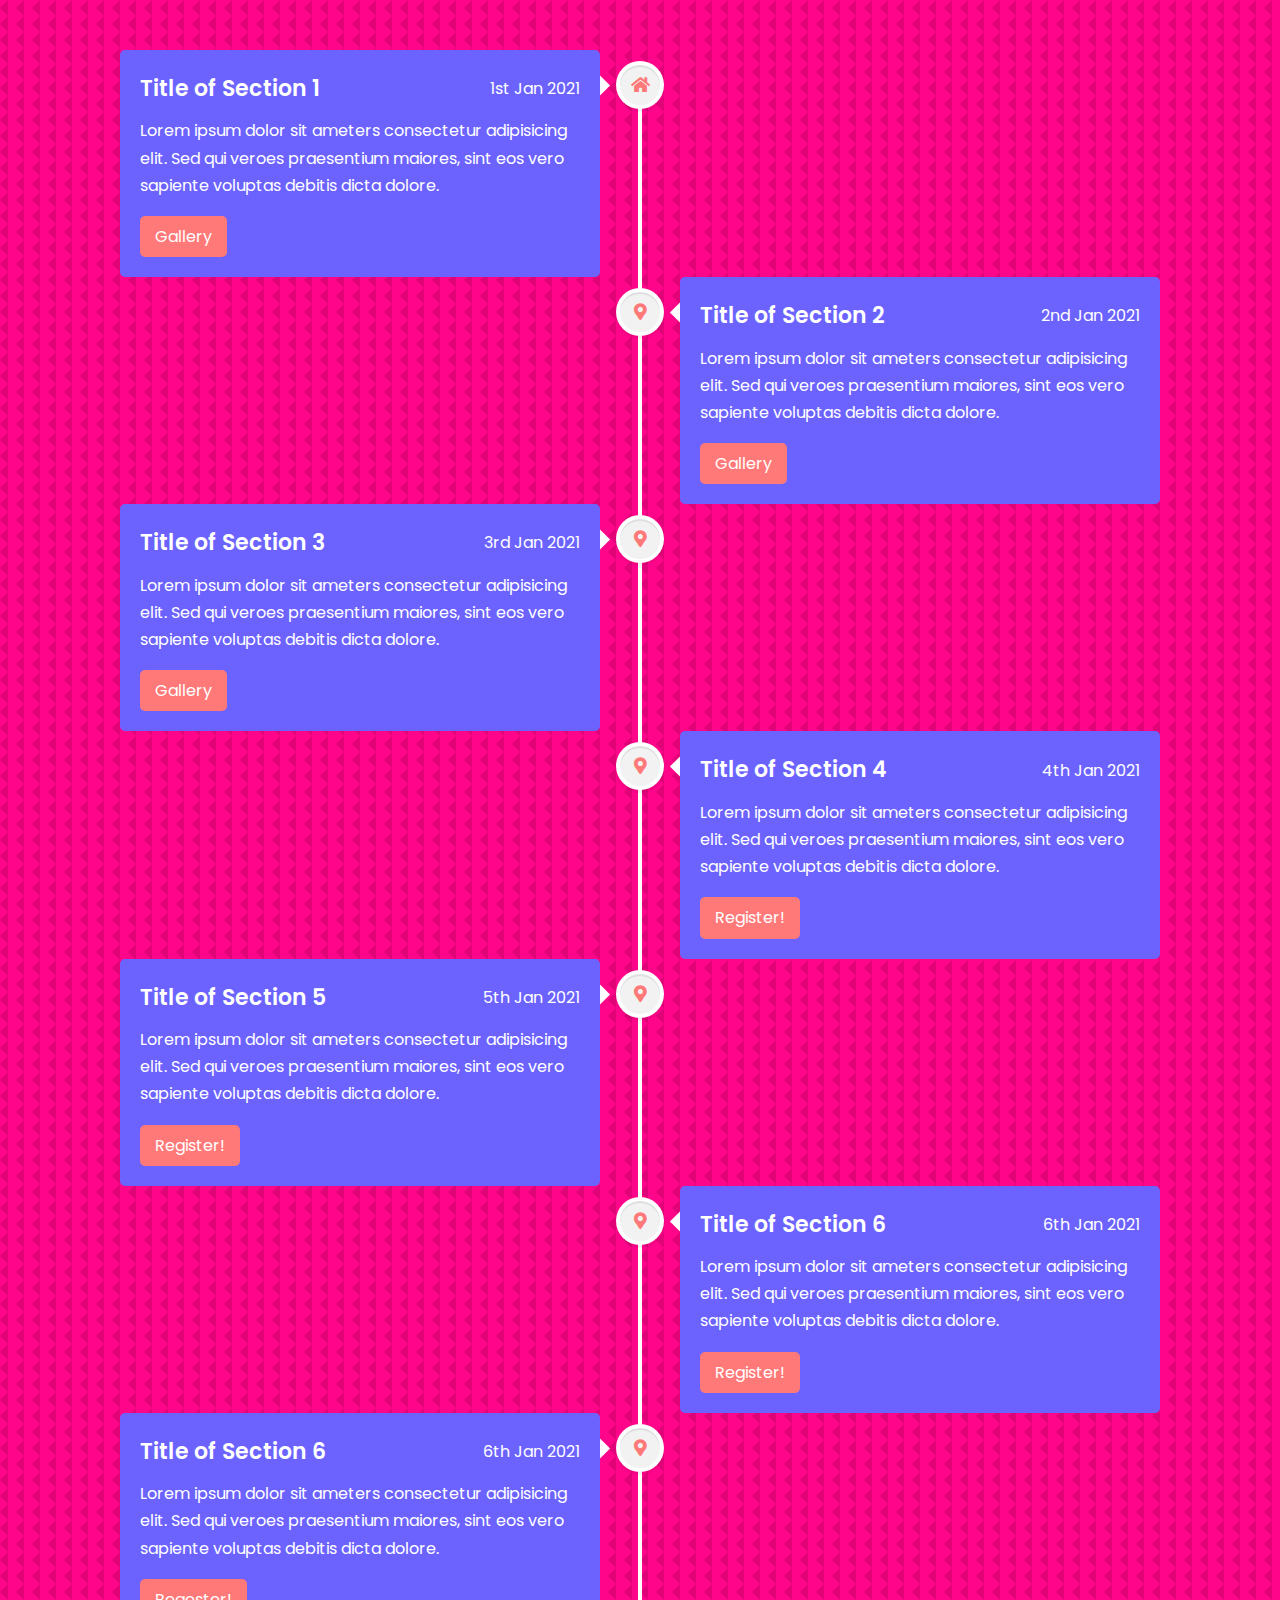
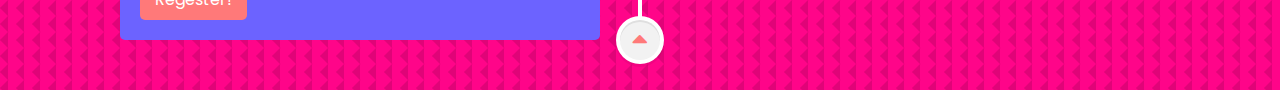
<file: Rota website/timeline.html>
<!DOCTYPE html>
<!-- Created By CodingNepal - www.codingnepalweb.com -->
<html lang="en">
<head>
    <meta charset="UTF-8">
    <title>Responsive Timeline Design | CodingNepal</title>
    <meta name="viewport" content="width=device-width, initial-scale=1.0">
    <link rel="stylesheet" href="./css/timeline.css">
    <link rel="stylesheet" href="https://cdnjs.cloudflare.com/ajax/libs/font-awesome/5.15.3/css/all.min.css"/>
    <link rel="stylesheet" href="./css/style.css">
    <style>
      body{
          background-image: url(./images/bg-texture.png);
      }
  </style>
</head>
<body>
  <!-- <nav>
    <div class="container nav_container">
      <a href="index.html"><h4>Rotaract</h4></a>
      <ul class="nav__menu">
        <li><a href="index.html">HOME</a></li>
        <li><a href="about.html">ABOUT</a></li>
        <li><a href="merch.html">MERCHANDISE</a></li>
        <li><a href="contact.html">CONTACT US</a></li>
      </ul>
      <button id="open-menu-btn"><i class="uil uil-bars"></i></button>
      <button id="close-menu-btn"><i class="uil uil-multiply"></i></button>
    </div>
  </nav> -->






  <div class="wrapper">
    <div class="center-line">
      <a href="#" class="scroll-icon"><i class="fas fa-caret-up"></i></a>
    </div>
    <div class="row row-1">
      <section>
        <i class="icon fas fa-home"></i>
        <div class="details">
          <span class="title">Title of Section 1</span>
          <span>1st Jan 2021</span>
        </div>
        <p>Lorem ipsum dolor sit ameters consectetur adipisicing elit. Sed qui veroes praesentium maiores, sint eos vero sapiente voluptas debitis dicta dolore.</p>
        <div class="bottom">
          <a href="#">Gallery</a>
          
        </div>
      </section>
    </div>
    <div class="row row-2">
      <section>
        <i class="icon fas fa-map-marker-alt"></i>
        <div class="details">
          <span class="title">Title of Section 2</span>
          <span>2nd Jan 2021</span>
        </div>
        <p>Lorem ipsum dolor sit ameters consectetur adipisicing elit. Sed qui veroes praesentium maiores, sint eos vero sapiente voluptas debitis dicta dolore.</p>
        <div class="bottom">
          <a href="#">Gallery</a>
          
        </div>
      </section>
    </div>
    <div class="row row-1">
      <section>
        <i class="icon fas fa-map-marker-alt"></i>
        <div class="details">
          <span class="title">Title of Section 3</span>
          <span>3rd Jan 2021</span>
        </div>
        <p>Lorem ipsum dolor sit ameters consectetur adipisicing elit. Sed qui veroes praesentium maiores, sint eos vero sapiente voluptas debitis dicta dolore.</p>
        <div class="bottom">
          <a href="#">Gallery</a>
          
        </div>
      </section>
    </div>
    <div class="row row-2">
      <section>
        <i class="icon fas fa-map-marker-alt"></i>
        <div class="details">
          <span class="title">Title of Section 4</span>
          <span>4th Jan 2021</span>
        </div>
        <p>Lorem ipsum dolor sit ameters consectetur adipisicing elit. Sed qui veroes praesentium maiores, sint eos vero sapiente voluptas debitis dicta dolore.</p>
        <div class="bottom">
          <a href="#">Register!</a>
         
        </div>
      </section>
    </div>
    <div class="row row-1">
      <section>
        <i class="icon fas fa-map-marker-alt"></i>
        <div class="details">
          <span class="title">Title of Section 5</span>
          <span>5th Jan 2021</span>
        </div>
        <p>Lorem ipsum dolor sit ameters consectetur adipisicing elit. Sed qui veroes praesentium maiores, sint eos vero sapiente voluptas debitis dicta dolore.</p>
        <div class="bottom">
          <a href="#">Register!</a>
         
        </div>
      </section>
    </div>
    <div class="row row-2">
      <section>
        <i class="icon fas fa-map-marker-alt"></i>
        <div class="details">
          <span class="title">Title of Section 6</span>
          <span>6th Jan 2021</span>
        </div>
        <p>Lorem ipsum dolor sit ameters consectetur adipisicing elit. Sed qui veroes praesentium maiores, sint eos vero sapiente voluptas debitis dicta dolore.</p>
        <div class="bottom">
          <a href="#">Register!</a>
          
        </div>
      </section>
    </div>
    <div class="row row-1">
      <section>
        <i class="icon fas fa-map-marker-alt"></i>
        <div class="details">
          <span class="title">Title of Section 6</span>
          <span>6th Jan 2021</span>
        </div>
        <p>Lorem ipsum dolor sit ameters consectetur adipisicing elit. Sed qui veroes praesentium maiores, sint eos vero sapiente voluptas debitis dicta dolore.</p>
        <div class="bottom">
          <a href="#">Regester!</a>
          
        </div>
      </section>
    </div>
  </div>



      <!-- Footer -->
      <!-- <footer class="footer">
        <div class="container footer__container">
            <div class="footer__1">
                <a href="index.html"class="footer_logo"><h4>Rotaract</h4></a>
                <p>
                    Lorem ipsum dolor sit amet consectetur adipisicing elit. Voluptates, ab!
                </p>
            </div>
            <div class="footer__2">
                <h4>Links</h4>
                <ul class="permalinks">
                    <li><a href="index.html">Home</a></li>
                    <li><a href="about.html">About</a></li>
                    <li><a href="merch.html">Merchandise</a></li>
                    <li><a href="contact.html">Contact US</a></li>
                </ul>
            </div>
            <div class="footer__4">
                <h4>Reach US</h4>
                <div>
                    <p>+91 9999999999</p>
                    <p>abcd@gmail.com</p>
                </div>
                <ul class="footer__socials">
                    <li>
                        <a href="#"><i class="uil uil-facebook-f"></i></a>
                    </li>
                    <li>
                        <a href="#"><i class="uil uil-instagram"></i></a>
                    </li>
                    <li>
                        <a href="#"><i class="uil uil-twitter"></i></a>
                    </li>
                    <li>
                        <a href="#"><i class="uil uil-linkedin"></i></a>
                    </li>
                </ul>
            </div>
        </div>
    </footer> -->

</body>
</html>
</file>
<file: Rota website/css/timeline.css>
@import url('https://fonts.googleapis.com/css2?family=Poppins:wght@200;300;400;500;600;700&display=swap');
*{
  margin: 0;
  padding: 0;
  box-sizing: border-box;
  font-family: "Poppins", sans-serif;
}
html{
  scroll-behavior: smooth;
}
body{
  background: hsl(295, 100%, 50%);
}
::selection{
  color: #fff;
  background: #ff7979;
}
.wrapper{
  max-width: 1080px;
  margin: 50px auto;
  padding: 0 20px;
  position: relative;
}
.wrapper .center-line{
  position: absolute;
  height: 100%;
  width: 4px;
  background: #fff;
  left: 50%;
  top: 20px;
  transform: translateX(-50%);
}
.wrapper .row{
  display: flex;
}
.wrapper .row-1{
  justify-content: flex-start;
}
.wrapper .row-2{
  justify-content: flex-end;
}
.wrapper .row section{
  background: #6c63ff;
  border-radius: 5px;
  width: calc(50% - 40px);
  padding: 20px;
  position: relative;
}
.wrapper .row section::before{
  position: absolute;
  content: "";
  height: 15px;
  width: 15px;
  background: #fff;
  top: 28px;
  z-index: -1;
  transform: rotate(45deg);
}
.row-1 section::before{
  right: -7px;
}
.row-2 section::before{
  left: -7px;
}
.row section .icon,
.center-line .scroll-icon{
  position: absolute;
  background: #f2f2f2;
  height: 40px;
  width: 40px;
  text-align: center;
  line-height: 40px;
  border-radius: 50%;
  color: #ff7979;
  font-size: 17px;
  box-shadow: 0 0 0 4px #fff, inset 0 2px 0 rgba(0,0,0,0.08), 0 3px 0 4px rgba(0,0,0,0.05);
}
.center-line .scroll-icon{
  bottom: 0px;
  left: 50%;
  font-size: 25px;
  transform: translateX(-50%);
}
.row-1 section .icon{
  top: 15px;
  right: -60px;
}
.row-2 section .icon{
  top: 15px;
  left: -60px;
}
.row section .details,
.row section .bottom{
  display: flex;
  align-items: center;
  justify-content: space-between;
}
.row section .details .title{
  font-size: 22px;
  font-weight: 600;
}
.row section p{
  margin: 10px 0 17px 0;
}
.row section .bottom a{
  text-decoration: none;
  background: #ff7979;
  color: #fff;
  padding: 7px 15px;
  border-radius: 5px;
  /* font-size: 17px; */
  font-weight: 400;
  transition: all 0.3s ease;
}
.row section .bottom a:hover{
  transform: scale(0.97);
}
@media(max-width: 790px){
  .wrapper .center-line{
    left: 40px;
  }
  .wrapper .row{
    margin: 30px 0 3px 60px;
  }
  .wrapper .row section{
    width: 100%;
  }
  .row-1 section::before{
    left: -7px;
  }
  .row-1 section .icon{
    left: -60px;
  }
}
@media(max-width: 440px){
  .wrapper .center-line,
  .row section::before,
  .row section .icon{
    display: none;
  }
  .wrapper .row{
    margin: 10px 0;
  }
}
</file>
<file: Rota website/css/style.css>
*{
    margin: 0;
    padding: 0;
    border: 0;
    outline: 0;
    text-decoration: none;
    list-style: none;
    box-sizing: border-box;
}

:root{
    --color-primary:#4f36fe;
    --color-success:#00bf8e;
    --color-warning:#f7c94b;
    --color-danger:#f75842;
    --color-danger-variant:rgba(247,88,66,0.4);
    --color-white:#fff;
    --color-light:rgba(255,255,255,0.7);
    --color-black:#000;
    --color-bg:#ff0589;
    --color-bg1:#8505dd;
    --color-bg2:#605770;
    --container-width-lg:80%;
    --container-width-md:90%;
    --container-width-sm:94%;
    --transition:all 400ms ease;
}
body{
    font-family: 'Montserrat', sans-serif;
    line-height: 1.7;
    color: var(--color-white);
    background: var(--color-bg);
}
.container{
    width: var(--container-width-lg);
    margin: 0 auto;
}
section{
    padding: 6rem 0;
}
section h2{
    text-align: center;
    margin-bottom: 4rem;
}
h1,h2,h3,h4,h5{
    line-height: 1.2;
}
h1{
    font-size: 2.4rem;
}
h2{
    font-size:2rem ;
}
h3{
    font-size: 1.6rem;
}
h4{
    font-size: 1.3rem;
}
a{
    color: var(--color-white);
    
}
img{
    width:100%;
    display: block;
    object-fit: cover;
}
.btn{
    display: inline-block;
    background: var(--color-white);
    color: var(--color-black);
    padding: 1rem 2rem;
    border: 1px solid transparent;
    font-weight: 500;
    transition: var(--transition);
}
.btn:hover{
    background: transparent;
    color: var(--color-white);
    border-color:var(--color-white) ;
}
.btn-primary{
    background: var(--color-white);
    color: var(--color-black);

}
/* NAVBAR */
nav{
    background:transparent;
    width: 100vw;
    height: 5rem;
    position: fixed;
    top: 0;
    z-index: 11;

}
.nav_container{
    height: 5rem;
    display: flex;
    justify-content: space-between;
    align-items: center;
}
nav button{
    display: none;
}
.nav__menu{
    display: flex;
    align-items: center;
    gap: 4rem;
}
.nav__menu a{
    font-size: 0.9rem;
    transition: all 400ms ease-out;
}
.nav__menu a:hover{
    color: var(--color-black);
}
/* window scroll */
.window-scroll{
    background: var(--color-primary);
    box-shadow: 0 1rem 2rem rgba(0,0,0,0.2);
}
/* Header------- */
header{
    position: relative;
    top: 5rem;
    overflow: hidden;
    height: 70vh;
    margin-bottom: 5rem;
}
.header__container{
    display: grid;
    grid-template-columns: 1fr 1fr;
    align-items: center;
    gap: 5rem;
    height: 100%;
}
.header__left p{
    margin: 1rem 0 2.4rem;
}
/* catogories */
.categories{
    background: var(--color-bg1);
    height: 29rem;
    padding:  2rem;
    color: #000;
}
.categories h1{
    line-height: 1;
    margin-bottom: 3rem;
}
.categories__container{
    display: grid;
    grid-template-columns: 40% 60%;
    
}
.categories__left{
    margin-right: 4rem;
}
.categories__left p{
    margin: 1rem 0 3rem;
}
.categories__right{
    display: grid;
    grid-template-columns: repeat(3,1fr);
    gap: 1.2rem;
    /* color: var(--color-white); */
}
.category{
    background: var(--color-bg2);
    padding: 2rem;
    border-radius: 2rem;
    transition: var(--transition);
}
.category:hover{
    box-shadow: 0 3rem 3rem rgba(255, 255, 255, 0.3);
    z-index: 1;
}
.category__icon{
    background: var(--color-primary);
    padding: 0.7rem;
    border-radius: 0.9rem;
}
.category h5{
    margin: 2rem 0 1rem;
}
.category p{
    font-size: 0.85rem;
}
.category:nth-child(2) .category__icon{
    background: var(--color-danger);
}
.category:nth-child(3) .category__icon{
    background: var(--color-success);
}
.category:nth-child(5) .category__icon{
    background: var(--color-success);
}
.category:nth-child(4) .category__icon{
    background: var(--color-warning);
}
/* Merch */
.merch{
    margin-top: 10rem;
}
.merch__container{
    display: grid;
    grid-template-columns: repeat(3 ,1fr);
    gap: 2rem;
}
.mercha{
    background: var(--color-bg1);
    text-align: center;
    border: 1px solid transparent;
}
.merch__info{
    padding: 2rem;
}
.merch__info p{
    margin: 1.2rem 0 2rem;
    font-size: 0.9rem;
}
.mercha:hover{
    background: transparent;
    border-color: var(--color-primary);
    transition: var(--transition);
}
/* end of merch */

/* FAqs */
.faqs{
    background: var(--color-bg1);
    box-shadow: inset 0 0 rem rgba(255, 255, 255, 0.5);

}
.faqs__container{
    display: grid;
    grid-template-columns:repeat(2,1fr) ;
    gap: 1rem;
}
.faq{
    padding: 2rem;
    display: flex;
    align-items: center;
    gap: 1.4rem;
    height: fit-content;
    background: var(--color-primary);
    cursor: pointer;
}
.faq h4{
    font-size: 1rem;
    line-height: 2.2;
}
.faq__icon{
    align-self: flex-start;
    font-size: 1.2rem;
}
.faq p{
    margin-top: 0.8rem;
    display: none;
}
.faq.open p{
    display: block;
}

/* Footer */
footer{
    background: var(--color-primary);
    padding: 5rem;
    font-size: 0.9rem;
}
.footer__container{
    display: grid;
    grid-template-columns: repeat(3,1fr);
    gap: 5rem;
}
.footer__container >div h4{
    margin-bottom: 1.2rem;

}
.footer__1 p{
    margin: 0rem 0 2rem;
}
foooter ul li{
    margin-bottom: 0.7rem;
}
footer ul li a:hover{
    text-decoration: underline;
}
.footer__socials{
    display: flex;
    gap: 1rem;
    font-size: 1.2rem;
    margin-top: 2rem;
}
/* Media Queries */
@media screen and (max-width:1024px) {
    .container{
        width: var(--container-width-md);
    }
    h1{
        font-size: 2rem;
    }
    h2{
        font-size: 1.7rem;
    }
    h3{
        font-size: 1.4rem;
    }
    h4{
        font-size: 1.2rem;
    }
    /* navbae */
    nav button{
        display: inline-block;
        background: transparent;
        font-size: 1.8rem;
        color: var(--color-white);
        cursor: pointer;
    }
    nav button#close-menu-btn{
        display: none;
    }
    .nav__menu{
        position: fixed;
        top: 5rem;
        right: 5%;
        height: fit-content;
        width: 18rem;
        flex-direction: column;
        gap: 0;
        display: none;
    }
    .nav__menu li{
        width: 100%;
        height: 5.8rem;
        animation: animatenavitems 400ms linear forwards;
        transform-origin: top right;
        opacity: 0;
    }
    .nav__menu li:nth-child(2){
        animation-delay: 100ms;
    }
    .nav__menu li:nth-child(3){
        animation-delay: 200ms;
    }
    .nav__menu li:nth-child(4){
        animation-delay: 300ms;
    }
    @keyframes animatenavitems {
        0%{
        transform: rotateZ(-90deg) rotateX(90deg) scale(0.1);
        }
        100%{
            transform: rotateZ(0deg) rotateX(0) scale(1);
            opacity: 1;
        }
    }
    .nav__menu li a{
        background: var(--color-primary);
        box-shadow: -4rem 6rem 10rem rgba(0,00,0.6);
        width: 100%;
        height: 100%;
        display: grid;
        place-items: center;
    }
    .nav__menu li a:hover{
        background: var(--color-bg2);
        color: var(--color-white);
    }
    
    header{
        height: 52vh;
        margin-bottom: 4rem;
    }
    .header__container{
        gap: 0;
        padding-bottom: 3rem;
    }

    .categories{
        height: auto;
    }

    .categories__container{
        grid-template-columns: 1fr;
        gap: 3rem;
    }
    .categories__left{
        margin-right: 0;
        /* padding-left: 25%; */
    }
    .centre{
        padding-left: 35%;
    }
    
    .merch{
        margin-top: 0;
    }
    .merch__container{
        grid-template-columns: 1fr 1fr;
    }

    .faqs__container{
        grid-template-columns: 1fr;
        
    }
    .faq{
        padding: 1.5rem;
    }
    .footer__container{
        grid-template-columns: 1fr 1fr;
    }
}
/* media queries for mobiles */
@media screen and (max-width:600px) {
    .container{
        width: var(--container-width-sm);
    }
    .nav__menu{
        right: 3%;
    }
    header{
        height: 100vh;
    }
    .header__container{
        grid-template-columns: 1fr;
        text-align: center;
        margin-top: 0;
    }
    .header__left p{
        margin-bottom: 1.3rem;
    }
    .categories__right{
        grid-template-columns: 1fr 1fr;
        gap: 0.7rem;
    }
    .category{
        padding: 1rem;
        border-radius: 1rem;
    }
    .category__icon{
        margin-top: 4px;
        display: inline-block;
    }
    .merch__container{
        grid-template-columns: 1fr;
    }
    .footer__container{
        grid-template-columns: 1fr;
        text-align: center;
        gap: 2rem;
    }
    .footer__1{
        margin: 1rem auto;
    }
    .footer__socials{
        justify-content: center;
    }
}
</file>
